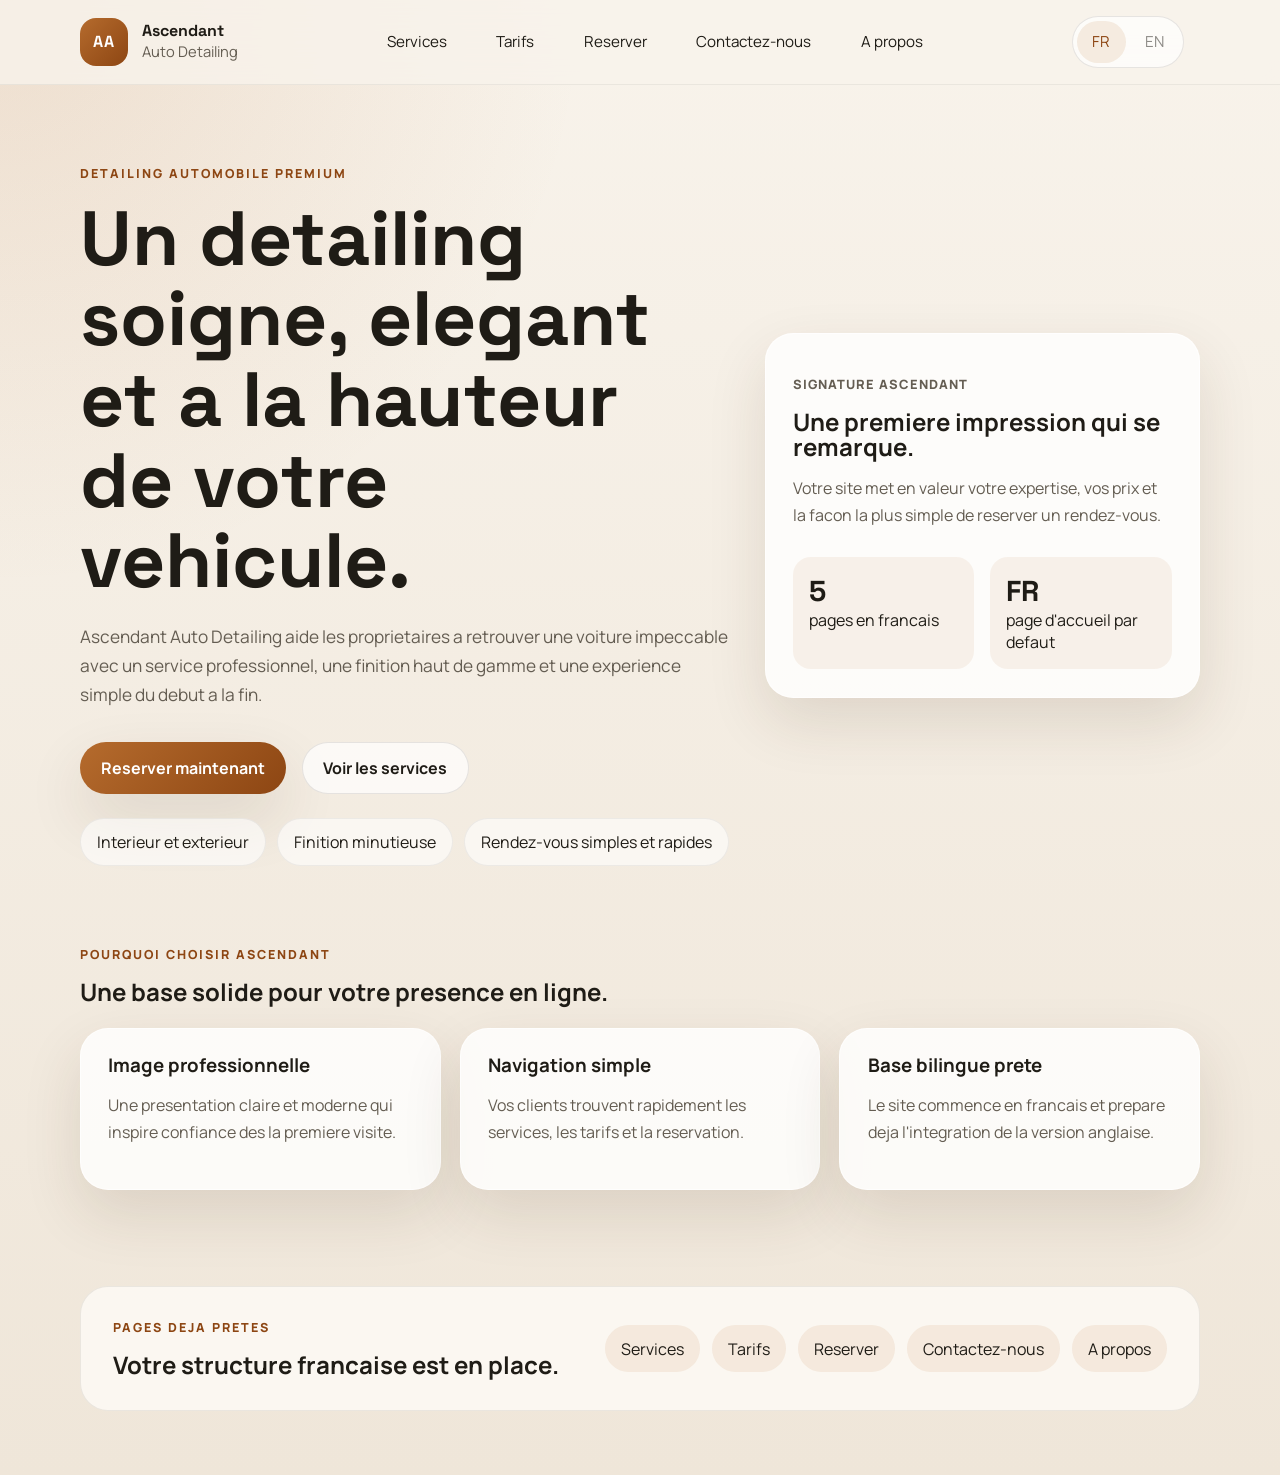
<file: index.html>
<!DOCTYPE html>
<html lang="fr-CA">
<head>
  <meta charset="UTF-8">
  <meta name="viewport" content="width=device-width, initial-scale=1.0">
  <title>Ascendant Auto Detailing | Accueil</title>
  <meta name="description" content="Ascendant Auto Detailing offre des services de detailing automobile haut de gamme avec une experience simple, locale et professionnelle.">
  <link rel="preconnect" href="https://fonts.googleapis.com">
  <link rel="preconnect" href="https://fonts.gstatic.com" crossorigin>
  <link href="https://fonts.googleapis.com/css2?family=Manrope:wght@400;500;700;800&family=Space+Grotesk:wght@500;700&display=swap" rel="stylesheet">
  <link rel="stylesheet" href="styles.css">
  <script src="script.js" defer></script>
</head>
<body data-page="accueil">
  <header class="site-header">
    <div class="container nav-shell">
      <a class="brand" href="index.html" aria-label="Ascendant Auto Detailing accueil">
        <span class="brand-mark">AA</span>
        <span class="brand-text">
          <strong>Ascendant</strong>
          <span>Auto Detailing</span>
        </span>
      </a>
      <button class="menu-toggle" type="button" aria-expanded="false" aria-controls="site-nav">Menu</button>
      <nav class="site-nav" id="site-nav" aria-label="Navigation principale">
        <a href="services.html">Services</a>
        <a href="tarifs.html">Tarifs</a>
        <a href="reserver.html">Reserver</a>
        <a href="contactez-nous.html">Contactez-nous</a>
        <a href="a-propos.html">A propos</a>
      </nav>
      <div class="language-switch" aria-label="Choix de langue">
        <a class="is-active" href="index.html" lang="fr">FR</a>
        <span class="lang-disabled" aria-disabled="true" title="Version anglaise a venir">EN</span>
      </div>
    </div>
  </header>

  <main>
    <section class="hero">
      <div class="container hero-grid">
        <div class="hero-copy">
          <p class="eyebrow">Detailing automobile premium</p>
          <h1>Un detailing soigne, elegant et a la hauteur de votre vehicule.</h1>
          <p class="lead">
            Ascendant Auto Detailing aide les proprietaires a retrouver une voiture impeccable avec un service
            professionnel, une finition haut de gamme et une experience simple du debut a la fin.
          </p>
          <div class="hero-actions">
            <a class="button button-primary" href="reserver.html">Reserver maintenant</a>
            <a class="button button-secondary" href="services.html">Voir les services</a>
          </div>
          <ul class="hero-points">
            <li>Interieur et exterieur</li>
            <li>Finition minutieuse</li>
            <li>Rendez-vous simples et rapides</li>
          </ul>
        </div>

        <div class="hero-card">
          <p class="card-kicker">Signature Ascendant</p>
          <h2>Une premiere impression qui se remarque.</h2>
          <p>
            Votre site met en valeur votre expertise, vos prix et la facon la plus simple de reserver un rendez-vous.
          </p>
          <div class="stat-row">
            <div>
              <strong>5</strong>
              <span>pages en francais</span>
            </div>
            <div>
              <strong>FR</strong>
              <span>page d'accueil par defaut</span>
            </div>
          </div>
        </div>
      </div>
    </section>

    <section class="section">
      <div class="container section-head">
        <p class="eyebrow">Pourquoi choisir Ascendant</p>
        <h2>Une base solide pour votre presence en ligne.</h2>
      </div>
      <div class="container feature-grid">
        <article class="feature-card">
          <h3>Image professionnelle</h3>
          <p>Une presentation claire et moderne qui inspire confiance des la premiere visite.</p>
        </article>
        <article class="feature-card">
          <h3>Navigation simple</h3>
          <p>Vos clients trouvent rapidement les services, les tarifs et la reservation.</p>
        </article>
        <article class="feature-card">
          <h3>Base bilingue prete</h3>
          <p>Le site commence en francais et prepare deja l'integration de la version anglaise.</p>
        </article>
      </div>
    </section>

    <section class="section">
      <div class="container split-callout">
        <div>
          <p class="eyebrow">Pages deja pretes</p>
          <h2>Votre structure francaise est en place.</h2>
        </div>
        <div class="callout-links">
          <a href="services.html">Services</a>
          <a href="tarifs.html">Tarifs</a>
          <a href="reserver.html">Reserver</a>
          <a href="contactez-nous.html">Contactez-nous</a>
          <a href="a-propos.html">A propos</a>
        </div>
      </div>
    </section>
  </main>
</body>
</html>
</file>
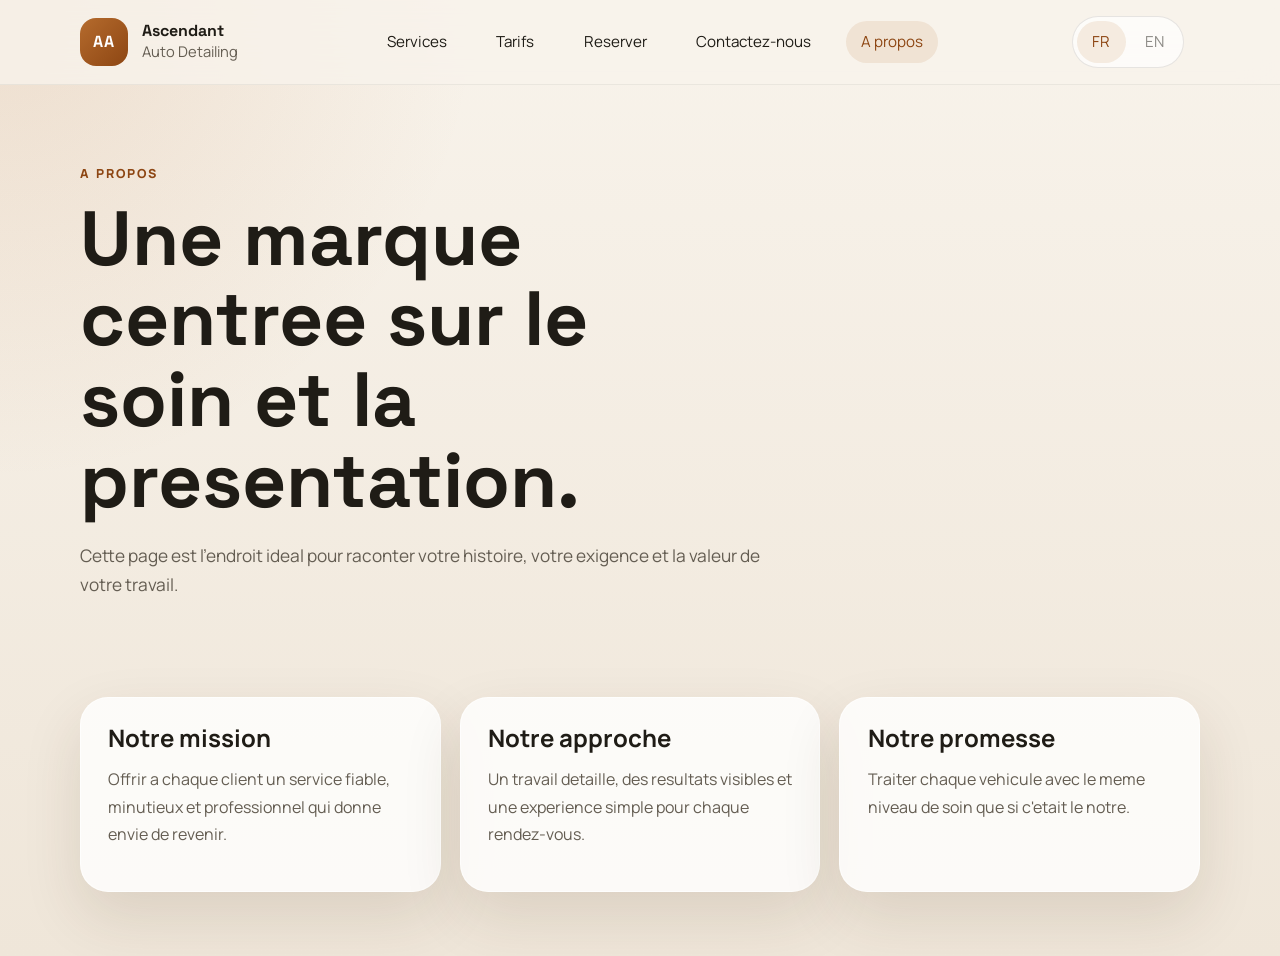
<file: a-propos.html>
<!DOCTYPE html>
<html lang="fr-CA">
<head>
  <meta charset="UTF-8">
  <meta name="viewport" content="width=device-width, initial-scale=1.0">
  <title>Ascendant Auto Detailing | A propos</title>
  <meta name="description" content="Decouvrez la vision derriere Ascendant Auto Detailing et votre approche du detailing automobile.">
  <link rel="preconnect" href="https://fonts.googleapis.com">
  <link rel="preconnect" href="https://fonts.gstatic.com" crossorigin>
  <link href="https://fonts.googleapis.com/css2?family=Manrope:wght@400;500;700;800&family=Space+Grotesk:wght@500;700&display=swap" rel="stylesheet">
  <link rel="stylesheet" href="styles.css">
  <script src="script.js" defer></script>
</head>
<body data-page="a-propos">
  <header class="site-header">
    <div class="container nav-shell">
      <a class="brand" href="index.html" aria-label="Ascendant Auto Detailing accueil">
        <span class="brand-mark">AA</span>
        <span class="brand-text">
          <strong>Ascendant</strong>
          <span>Auto Detailing</span>
        </span>
      </a>
      <button class="menu-toggle" type="button" aria-expanded="false" aria-controls="site-nav">Menu</button>
      <nav class="site-nav" id="site-nav" aria-label="Navigation principale">
        <a href="services.html">Services</a>
        <a href="tarifs.html">Tarifs</a>
        <a href="reserver.html">Reserver</a>
        <a href="contactez-nous.html">Contactez-nous</a>
        <a href="a-propos.html">A propos</a>
      </nav>
      <div class="language-switch" aria-label="Choix de langue">
        <a class="is-active" href="a-propos.html" lang="fr">FR</a>
        <span class="lang-disabled" aria-disabled="true" title="Version anglaise a venir">EN</span>
      </div>
    </div>
  </header>

  <main class="inner-page">
    <section class="page-hero">
      <div class="container">
        <p class="eyebrow">A propos</p>
        <h1>Une marque centree sur le soin et la presentation.</h1>
        <p class="lead">Cette page est l'endroit ideal pour raconter votre histoire, votre exigence et la valeur de votre travail.</p>
      </div>
    </section>

    <section class="section">
      <div class="container about-layout">
        <article class="about-panel">
          <h2>Notre mission</h2>
          <p>Offrir a chaque client un service fiable, minutieux et professionnel qui donne envie de revenir.</p>
        </article>
        <article class="about-panel">
          <h2>Notre approche</h2>
          <p>Un travail detaille, des resultats visibles et une experience simple pour chaque rendez-vous.</p>
        </article>
        <article class="about-panel">
          <h2>Notre promesse</h2>
          <p>Traiter chaque vehicule avec le meme niveau de soin que si c'etait le notre.</p>
        </article>
      </div>
    </section>
  </main>
</body>
</html>
</file>
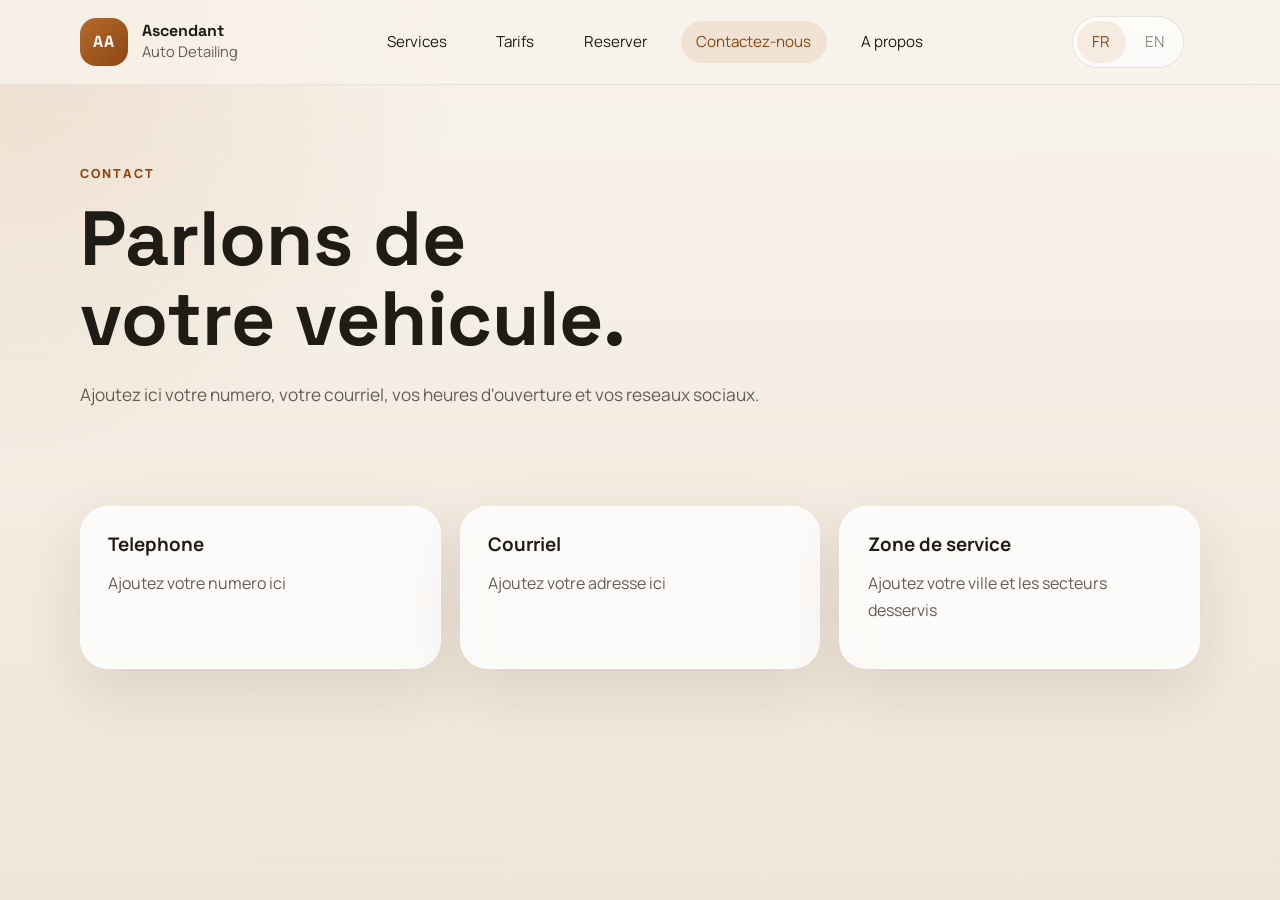
<file: contactez-nous.html>
<!DOCTYPE html>
<html lang="fr-CA">
<head>
  <meta charset="UTF-8">
  <meta name="viewport" content="width=device-width, initial-scale=1.0">
  <title>Ascendant Auto Detailing | Contactez-nous</title>
  <meta name="description" content="Contactez Ascendant Auto Detailing pour obtenir des informations ou planifier un rendez-vous.">
  <link rel="preconnect" href="https://fonts.googleapis.com">
  <link rel="preconnect" href="https://fonts.gstatic.com" crossorigin>
  <link href="https://fonts.googleapis.com/css2?family=Manrope:wght@400;500;700;800&family=Space+Grotesk:wght@500;700&display=swap" rel="stylesheet">
  <link rel="stylesheet" href="styles.css">
  <script src="script.js" defer></script>
</head>
<body data-page="contactez-nous">
  <header class="site-header">
    <div class="container nav-shell">
      <a class="brand" href="index.html" aria-label="Ascendant Auto Detailing accueil">
        <span class="brand-mark">AA</span>
        <span class="brand-text">
          <strong>Ascendant</strong>
          <span>Auto Detailing</span>
        </span>
      </a>
      <button class="menu-toggle" type="button" aria-expanded="false" aria-controls="site-nav">Menu</button>
      <nav class="site-nav" id="site-nav" aria-label="Navigation principale">
        <a href="services.html">Services</a>
        <a href="tarifs.html">Tarifs</a>
        <a href="reserver.html">Reserver</a>
        <a href="contactez-nous.html">Contactez-nous</a>
        <a href="a-propos.html">A propos</a>
      </nav>
      <div class="language-switch" aria-label="Choix de langue">
        <a class="is-active" href="contactez-nous.html" lang="fr">FR</a>
        <span class="lang-disabled" aria-disabled="true" title="Version anglaise a venir">EN</span>
      </div>
    </div>
  </header>

  <main class="inner-page">
    <section class="page-hero">
      <div class="container">
        <p class="eyebrow">Contact</p>
        <h1>Parlons de votre vehicule.</h1>
        <p class="lead">Ajoutez ici votre numero, votre courriel, vos heures d'ouverture et vos reseaux sociaux.</p>
      </div>
    </section>

    <section class="section">
      <div class="container contact-grid">
        <article class="feature-card">
          <h3>Telephone</h3>
          <p>Ajoutez votre numero ici</p>
        </article>
        <article class="feature-card">
          <h3>Courriel</h3>
          <p>Ajoutez votre adresse ici</p>
        </article>
        <article class="feature-card">
          <h3>Zone de service</h3>
          <p>Ajoutez votre ville et les secteurs desservis</p>
        </article>
      </div>
    </section>
  </main>
</body>
</html>
</file>
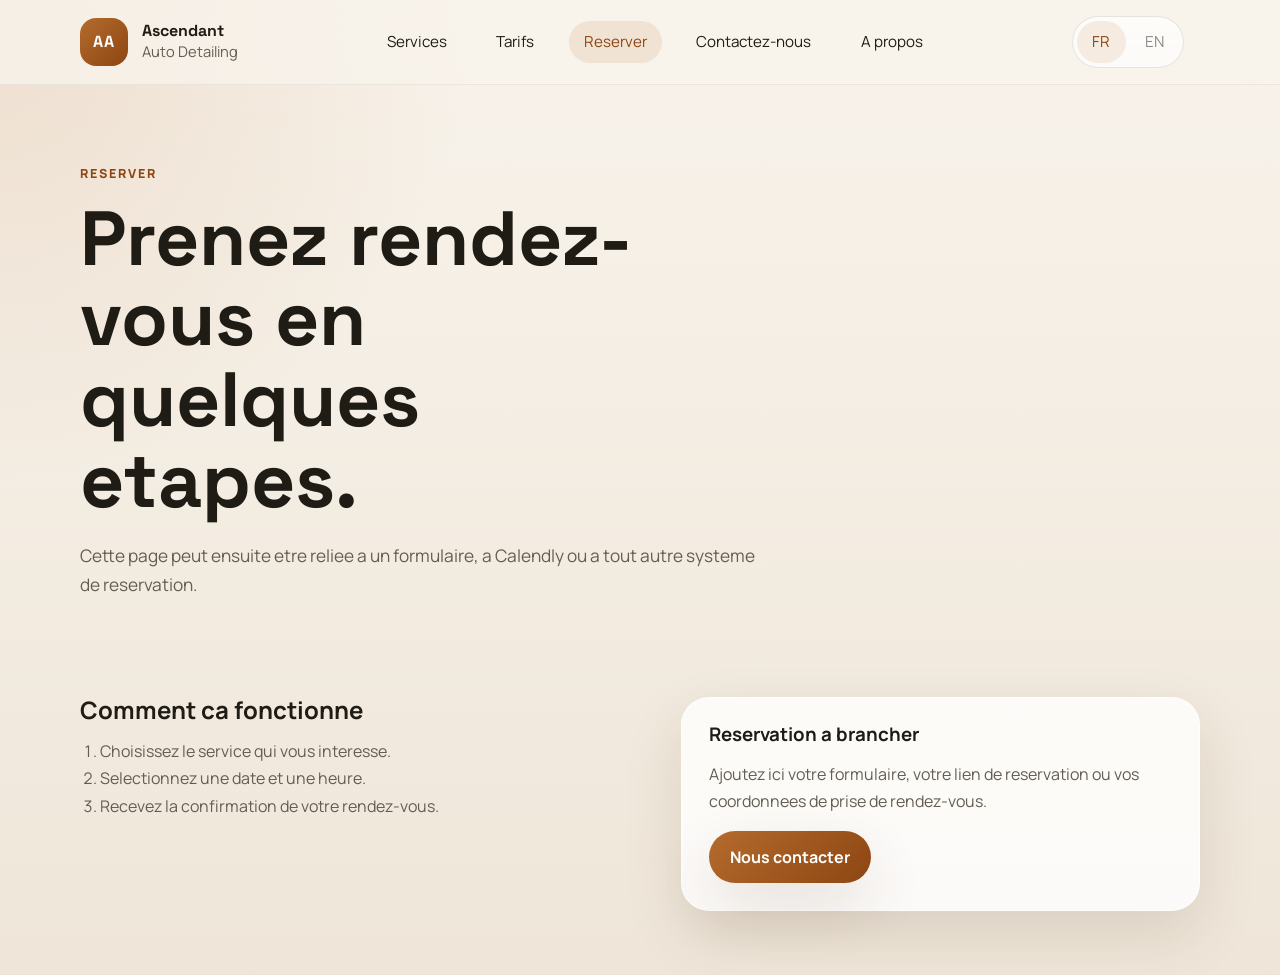
<file: reserver.html>
<!DOCTYPE html>
<html lang="fr-CA">
<head>
  <meta charset="UTF-8">
  <meta name="viewport" content="width=device-width, initial-scale=1.0">
  <title>Ascendant Auto Detailing | Reserver</title>
  <meta name="description" content="Prenez rendez-vous avec Ascendant Auto Detailing pour votre prochain detailing automobile.">
  <link rel="preconnect" href="https://fonts.googleapis.com">
  <link rel="preconnect" href="https://fonts.gstatic.com" crossorigin>
  <link href="https://fonts.googleapis.com/css2?family=Manrope:wght@400;500;700;800&family=Space+Grotesk:wght@500;700&display=swap" rel="stylesheet">
  <link rel="stylesheet" href="styles.css">
  <script src="script.js" defer></script>
</head>
<body data-page="reserver">
  <header class="site-header">
    <div class="container nav-shell">
      <a class="brand" href="index.html" aria-label="Ascendant Auto Detailing accueil">
        <span class="brand-mark">AA</span>
        <span class="brand-text">
          <strong>Ascendant</strong>
          <span>Auto Detailing</span>
        </span>
      </a>
      <button class="menu-toggle" type="button" aria-expanded="false" aria-controls="site-nav">Menu</button>
      <nav class="site-nav" id="site-nav" aria-label="Navigation principale">
        <a href="services.html">Services</a>
        <a href="tarifs.html">Tarifs</a>
        <a href="reserver.html">Reserver</a>
        <a href="contactez-nous.html">Contactez-nous</a>
        <a href="a-propos.html">A propos</a>
      </nav>
      <div class="language-switch" aria-label="Choix de langue">
        <a class="is-active" href="reserver.html" lang="fr">FR</a>
        <span class="lang-disabled" aria-disabled="true" title="Version anglaise a venir">EN</span>
      </div>
    </div>
  </header>

  <main class="inner-page">
    <section class="page-hero">
      <div class="container">
        <p class="eyebrow">Reserver</p>
        <h1>Prenez rendez-vous en quelques etapes.</h1>
        <p class="lead">Cette page peut ensuite etre reliee a un formulaire, a Calendly ou a tout autre systeme de reservation.</p>
      </div>
    </section>

    <section class="section">
      <div class="container booking-panel">
        <div>
          <h2>Comment ca fonctionne</h2>
          <ol class="steps-list">
            <li>Choisissez le service qui vous interesse.</li>
            <li>Selectionnez une date et une heure.</li>
            <li>Recevez la confirmation de votre rendez-vous.</li>
          </ol>
        </div>
        <div class="booking-box">
          <h3>Reservation a brancher</h3>
          <p>Ajoutez ici votre formulaire, votre lien de reservation ou vos coordonnees de prise de rendez-vous.</p>
          <a class="button button-primary" href="contactez-nous.html">Nous contacter</a>
        </div>
      </div>
    </section>
  </main>
</body>
</html>
</file>
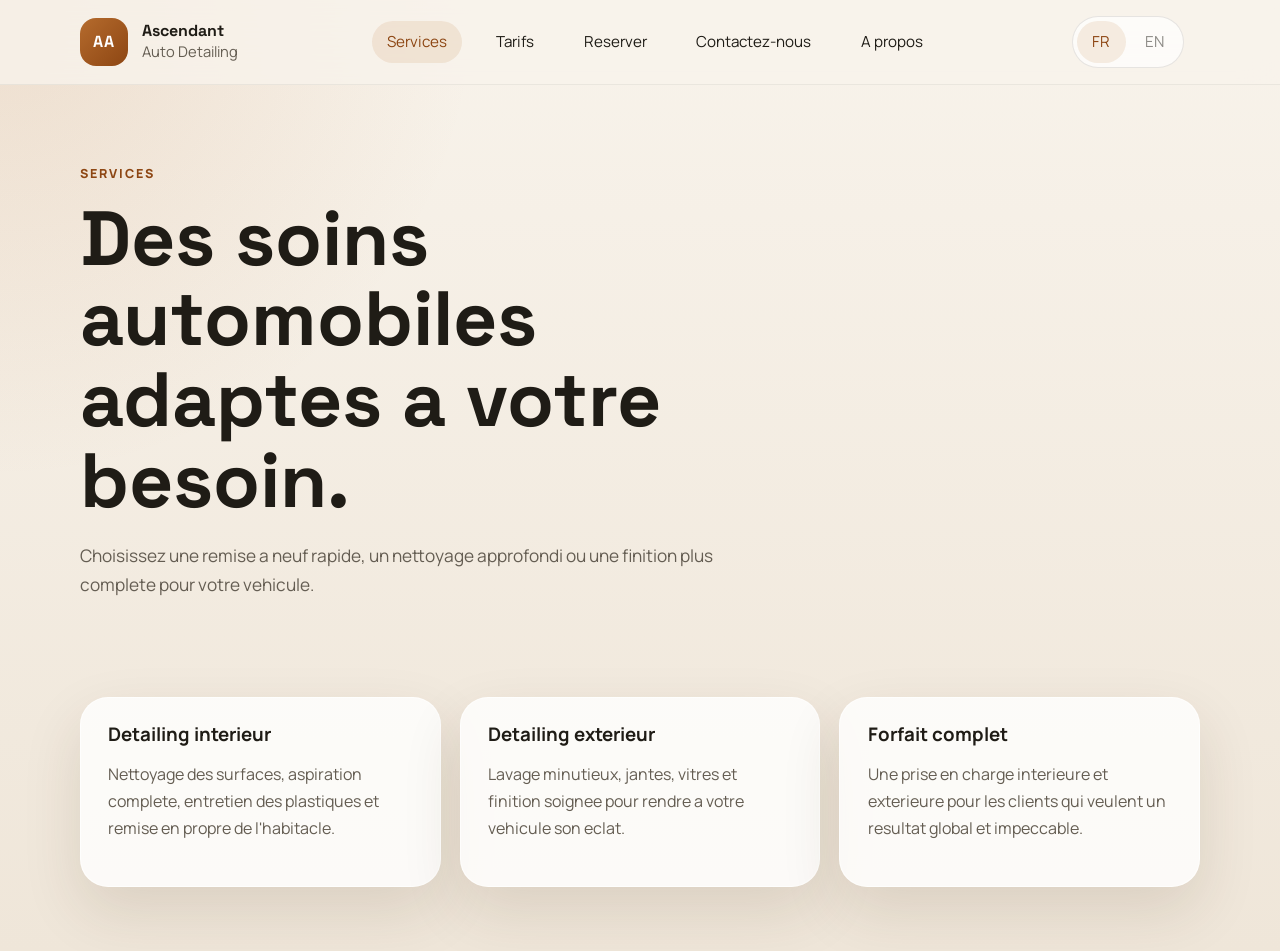
<file: services.html>
<!DOCTYPE html>
<html lang="fr-CA">
<head>
  <meta charset="UTF-8">
  <meta name="viewport" content="width=device-width, initial-scale=1.0">
  <title>Ascendant Auto Detailing | Services</title>
  <meta name="description" content="Decouvrez les services de detailing automobile proposes par Ascendant Auto Detailing.">
  <link rel="preconnect" href="https://fonts.googleapis.com">
  <link rel="preconnect" href="https://fonts.gstatic.com" crossorigin>
  <link href="https://fonts.googleapis.com/css2?family=Manrope:wght@400;500;700;800&family=Space+Grotesk:wght@500;700&display=swap" rel="stylesheet">
  <link rel="stylesheet" href="styles.css">
  <script src="script.js" defer></script>
</head>
<body data-page="services">
  <header class="site-header">
    <div class="container nav-shell">
      <a class="brand" href="index.html" aria-label="Ascendant Auto Detailing accueil">
        <span class="brand-mark">AA</span>
        <span class="brand-text">
          <strong>Ascendant</strong>
          <span>Auto Detailing</span>
        </span>
      </a>
      <button class="menu-toggle" type="button" aria-expanded="false" aria-controls="site-nav">Menu</button>
      <nav class="site-nav" id="site-nav" aria-label="Navigation principale">
        <a href="services.html">Services</a>
        <a href="tarifs.html">Tarifs</a>
        <a href="reserver.html">Reserver</a>
        <a href="contactez-nous.html">Contactez-nous</a>
        <a href="a-propos.html">A propos</a>
      </nav>
      <div class="language-switch" aria-label="Choix de langue">
        <a class="is-active" href="services.html" lang="fr">FR</a>
        <span class="lang-disabled" aria-disabled="true" title="Version anglaise a venir">EN</span>
      </div>
    </div>
  </header>

  <main class="inner-page">
    <section class="page-hero">
      <div class="container">
        <p class="eyebrow">Services</p>
        <h1>Des soins automobiles adaptes a votre besoin.</h1>
        <p class="lead">Choisissez une remise a neuf rapide, un nettoyage approfondi ou une finition plus complete pour votre vehicule.</p>
      </div>
    </section>

    <section class="section">
      <div class="container cards-three">
        <article class="feature-card">
          <h3>Detailing interieur</h3>
          <p>Nettoyage des surfaces, aspiration complete, entretien des plastiques et remise en propre de l'habitacle.</p>
        </article>
        <article class="feature-card">
          <h3>Detailing exterieur</h3>
          <p>Lavage minutieux, jantes, vitres et finition soignee pour rendre a votre vehicule son eclat.</p>
        </article>
        <article class="feature-card">
          <h3>Forfait complet</h3>
          <p>Une prise en charge interieure et exterieure pour les clients qui veulent un resultat global et impeccable.</p>
        </article>
      </div>
    </section>
  </main>
</body>
</html>
</file>
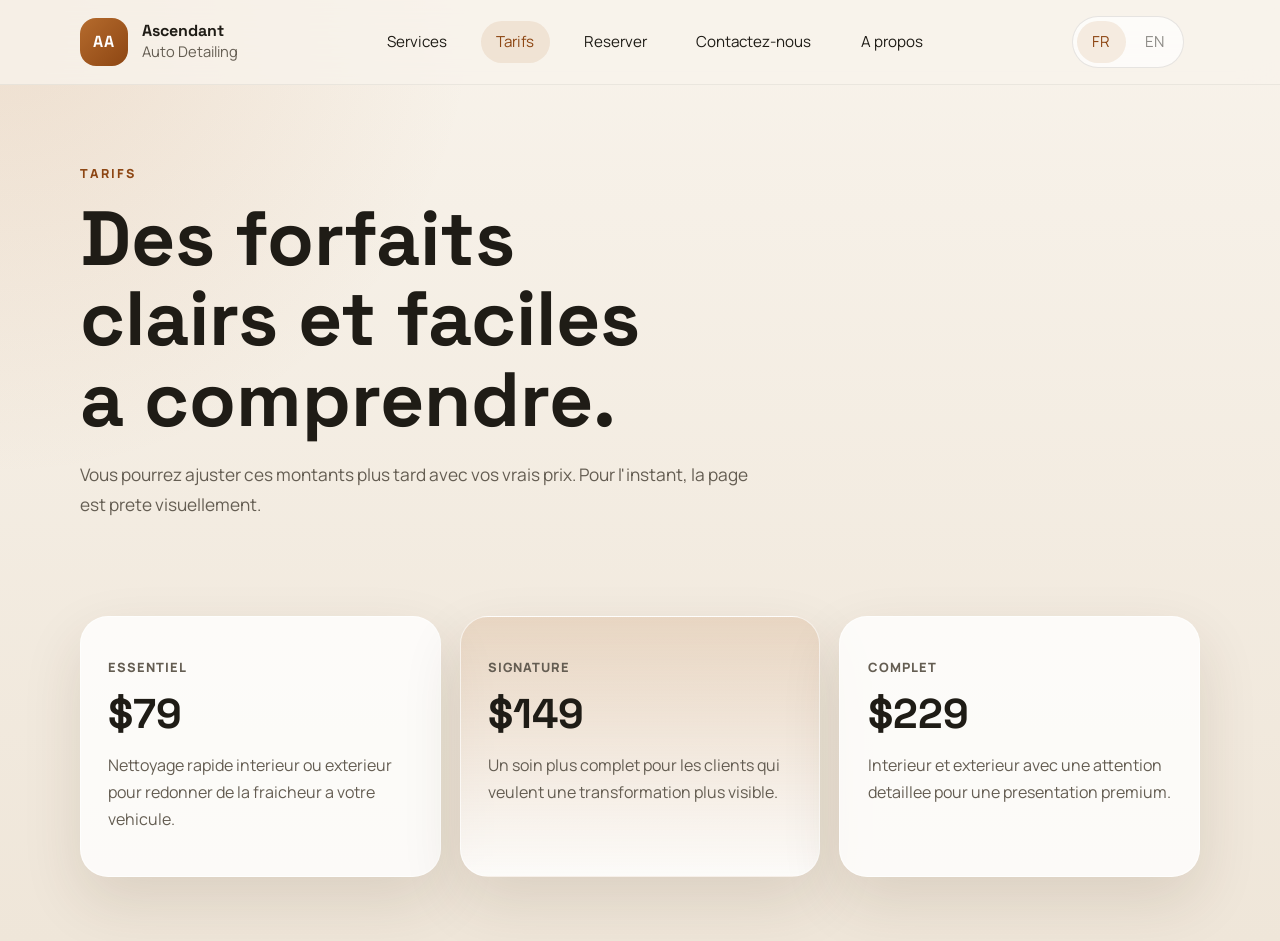
<file: tarifs.html>
<!DOCTYPE html>
<html lang="fr-CA">
<head>
  <meta charset="UTF-8">
  <meta name="viewport" content="width=device-width, initial-scale=1.0">
  <title>Ascendant Auto Detailing | Tarifs</title>
  <meta name="description" content="Consultez une structure de tarifs simple pour les services de detailing d'Ascendant Auto Detailing.">
  <link rel="preconnect" href="https://fonts.googleapis.com">
  <link rel="preconnect" href="https://fonts.gstatic.com" crossorigin>
  <link href="https://fonts.googleapis.com/css2?family=Manrope:wght@400;500;700;800&family=Space+Grotesk:wght@500;700&display=swap" rel="stylesheet">
  <link rel="stylesheet" href="styles.css">
  <script src="script.js" defer></script>
</head>
<body data-page="tarifs">
  <header class="site-header">
    <div class="container nav-shell">
      <a class="brand" href="index.html" aria-label="Ascendant Auto Detailing accueil">
        <span class="brand-mark">AA</span>
        <span class="brand-text">
          <strong>Ascendant</strong>
          <span>Auto Detailing</span>
        </span>
      </a>
      <button class="menu-toggle" type="button" aria-expanded="false" aria-controls="site-nav">Menu</button>
      <nav class="site-nav" id="site-nav" aria-label="Navigation principale">
        <a href="services.html">Services</a>
        <a href="tarifs.html">Tarifs</a>
        <a href="reserver.html">Reserver</a>
        <a href="contactez-nous.html">Contactez-nous</a>
        <a href="a-propos.html">A propos</a>
      </nav>
      <div class="language-switch" aria-label="Choix de langue">
        <a class="is-active" href="tarifs.html" lang="fr">FR</a>
        <span class="lang-disabled" aria-disabled="true" title="Version anglaise a venir">EN</span>
      </div>
    </div>
  </header>

  <main class="inner-page">
    <section class="page-hero">
      <div class="container">
        <p class="eyebrow">Tarifs</p>
        <h1>Des forfaits clairs et faciles a comprendre.</h1>
        <p class="lead">Vous pourrez ajuster ces montants plus tard avec vos vrais prix. Pour l'instant, la page est prete visuellement.</p>
      </div>
    </section>

    <section class="section">
      <div class="container pricing-grid">
        <article class="price-card">
          <p class="price-name">Essentiel</p>
          <h2>$79</h2>
          <p>Nettoyage rapide interieur ou exterieur pour redonner de la fraicheur a votre vehicule.</p>
        </article>
        <article class="price-card featured">
          <p class="price-name">Signature</p>
          <h2>$149</h2>
          <p>Un soin plus complet pour les clients qui veulent une transformation plus visible.</p>
        </article>
        <article class="price-card">
          <p class="price-name">Complet</p>
          <h2>$229</h2>
          <p>Interieur et exterieur avec une attention detaillee pour une presentation premium.</p>
        </article>
      </div>
    </section>
  </main>
</body>
</html>
</file>
<file: styles.css>
:root {
  --bg: #f5f1e8;
  --surface: rgba(255, 255, 255, 0.8);
  --text: #1f1c16;
  --muted: #645d52;
  --line: rgba(31, 28, 22, 0.1);
  --brand: #b56b2d;
  --brand-deep: #8d4613;
  --shadow: 0 24px 60px rgba(66, 44, 19, 0.12);
  --radius-lg: 28px;
  --radius-md: 18px;
  --container: min(1120px, calc(100% - 2rem));
}

* {
  box-sizing: border-box;
}

html {
  scroll-behavior: smooth;
}

body {
  margin: 0;
  font-family: "Manrope", sans-serif;
  color: var(--text);
  background:
    radial-gradient(circle at top left, rgba(181, 107, 45, 0.15), transparent 30%),
    linear-gradient(180deg, #f8f3eb 0%, #efe6d9 100%);
  min-height: 100vh;
}

a {
  color: inherit;
  text-decoration: none;
}

.container {
  width: var(--container);
  margin: 0 auto;
}

.site-header {
  position: sticky;
  top: 0;
  z-index: 20;
  backdrop-filter: blur(18px);
  background: rgba(248, 243, 235, 0.8);
  border-bottom: 1px solid rgba(31, 28, 22, 0.06);
}

.nav-shell {
  display: grid;
  grid-template-columns: auto 1fr auto auto;
  align-items: center;
  gap: 1rem;
  padding: 1rem 0;
}

.brand {
  display: inline-flex;
  align-items: center;
  gap: 0.85rem;
}

.brand-mark {
  display: grid;
  place-items: center;
  width: 48px;
  height: 48px;
  border-radius: 16px;
  background: linear-gradient(135deg, var(--brand), var(--brand-deep));
  color: white;
  font-family: "Space Grotesk", sans-serif;
  font-weight: 700;
  letter-spacing: 0.08em;
}

.brand-text {
  display: grid;
  gap: 0.15rem;
}

.brand-text strong {
  font-family: "Space Grotesk", sans-serif;
  font-size: 1rem;
  line-height: 1;
}

.brand-text span {
  color: var(--muted);
  font-size: 0.92rem;
}

.site-nav {
  display: flex;
  justify-content: center;
  gap: 1.2rem;
  flex-wrap: wrap;
}

.site-nav a,
.language-switch a,
.lang-disabled {
  padding: 0.65rem 0.95rem;
  border-radius: 999px;
  transition: 180ms ease;
  font-size: 0.95rem;
}

.site-nav a:hover,
.site-nav a.is-current,
.language-switch a.is-active {
  background: rgba(181, 107, 45, 0.12);
  color: var(--brand-deep);
}

.language-switch {
  display: inline-flex;
  align-items: center;
  gap: 0.25rem;
  padding: 0.25rem;
  border: 1px solid var(--line);
  border-radius: 999px;
  background: rgba(255, 255, 255, 0.65);
}

.lang-disabled {
  opacity: 0.5;
  cursor: not-allowed;
}

.menu-toggle {
  display: none;
  border: 1px solid var(--line);
  background: rgba(255, 255, 255, 0.75);
  color: var(--text);
  border-radius: 999px;
  padding: 0.7rem 1rem;
  font: inherit;
}

.hero,
.page-hero {
  padding: 5rem 0 3rem;
}

.hero-grid {
  display: grid;
  grid-template-columns: 1.2fr 0.8fr;
  gap: 2rem;
  align-items: center;
}

.eyebrow {
  text-transform: uppercase;
  letter-spacing: 0.16em;
  font-size: 0.78rem;
  color: var(--brand-deep);
  margin: 0 0 1rem;
  font-weight: 800;
}

h1,
h2,
h3 {
  margin: 0;
  line-height: 1.05;
}

h1 {
  font-family: "Space Grotesk", sans-serif;
  font-size: clamp(2.6rem, 6vw, 5.2rem);
  max-width: 12ch;
}

.lead {
  color: var(--muted);
  font-size: 1.08rem;
  line-height: 1.7;
  max-width: 62ch;
  margin-top: 1.3rem;
}

.hero-actions {
  display: flex;
  gap: 1rem;
  flex-wrap: wrap;
  margin-top: 2rem;
}

.button {
  display: inline-flex;
  align-items: center;
  justify-content: center;
  min-height: 52px;
  border-radius: 999px;
  padding: 0 1.3rem;
  font-weight: 700;
}

.button-primary {
  background: linear-gradient(135deg, var(--brand), var(--brand-deep));
  color: #fff;
  box-shadow: var(--shadow);
}

.button-secondary {
  background: rgba(255, 255, 255, 0.7);
  border: 1px solid var(--line);
}

.hero-points {
  display: flex;
  flex-wrap: wrap;
  gap: 0.7rem;
  list-style: none;
  padding: 0;
  margin: 1.5rem 0 0;
}

.hero-points li {
  padding: 0.75rem 1rem;
  border-radius: 999px;
  background: rgba(255, 255, 255, 0.58);
  border: 1px solid rgba(31, 28, 22, 0.06);
}

.hero-card,
.feature-card,
.price-card,
.booking-box,
.about-panel {
  background: var(--surface);
  border: 1px solid rgba(255, 255, 255, 0.65);
  box-shadow: var(--shadow);
  border-radius: var(--radius-lg);
}

.hero-card,
.feature-card,
.price-card,
.booking-box,
.about-panel {
  padding: 1.7rem;
}

.card-kicker,
.price-name {
  color: var(--brand-deep);
  font-weight: 800;
  letter-spacing: 0.08em;
  text-transform: uppercase;
  font-size: 0.8rem;
}

.hero-card p,
.feature-card p,
.price-card p,
.booking-box p,
.about-panel p,
.steps-list {
  color: var(--muted);
  line-height: 1.7;
}

.stat-row {
  display: grid;
  grid-template-columns: repeat(2, 1fr);
  gap: 1rem;
  margin-top: 1.75rem;
}

.stat-row div {
  padding: 1rem;
  border-radius: var(--radius-md);
  background: rgba(181, 107, 45, 0.08);
}

.stat-row strong {
  display: block;
  font-size: 1.8rem;
  font-family: "Space Grotesk", sans-serif;
}

.section {
  padding: 2rem 0 4rem;
}

.section-head {
  margin-bottom: 1.5rem;
}

.feature-grid,
.cards-three,
.pricing-grid,
.contact-grid,
.about-layout {
  display: grid;
  grid-template-columns: repeat(3, 1fr);
  gap: 1.2rem;
}

.split-callout {
  display: grid;
  grid-template-columns: 1fr auto;
  gap: 1.5rem;
  align-items: center;
  padding: 2rem;
  border: 1px solid rgba(31, 28, 22, 0.08);
  border-radius: var(--radius-lg);
  background: rgba(255, 253, 248, 0.75);
}

.callout-links {
  display: flex;
  flex-wrap: wrap;
  gap: 0.75rem;
  justify-content: flex-end;
}

.callout-links a {
  padding: 0.8rem 1rem;
  border-radius: 999px;
  background: rgba(181, 107, 45, 0.1);
}

.price-card.featured {
  background: linear-gradient(180deg, rgba(181, 107, 45, 0.16), rgba(255, 255, 255, 0.82));
}

.price-card h2 {
  font-family: "Space Grotesk", sans-serif;
  font-size: 2.6rem;
  margin: 0.8rem 0;
}

.booking-panel {
  display: grid;
  grid-template-columns: 1fr 0.9fr;
  gap: 1.5rem;
  align-items: start;
}

.steps-list {
  padding-left: 1.25rem;
  margin-top: 1rem;
}

@media (max-width: 980px) {
  .nav-shell {
    grid-template-columns: auto auto auto;
  }

  .menu-toggle {
    display: inline-flex;
    justify-self: end;
  }

  .site-nav {
    display: none;
    grid-column: 1 / -1;
    justify-content: flex-start;
    padding-top: 0.5rem;
  }

  .site-nav.is-open {
    display: flex;
  }

  .language-switch {
    justify-self: end;
  }

  .hero-grid,
  .split-callout,
  .booking-panel,
  .feature-grid,
  .cards-three,
  .pricing-grid,
  .contact-grid,
  .about-layout {
    grid-template-columns: 1fr;
  }
}

@media (max-width: 640px) {
  .hero,
  .page-hero {
    padding-top: 3.5rem;
  }

  .nav-shell {
    grid-template-columns: auto auto;
  }

  .language-switch {
    grid-column: 1 / -1;
    justify-self: start;
  }

  h1 {
    max-width: 100%;
  }
}
</file>
